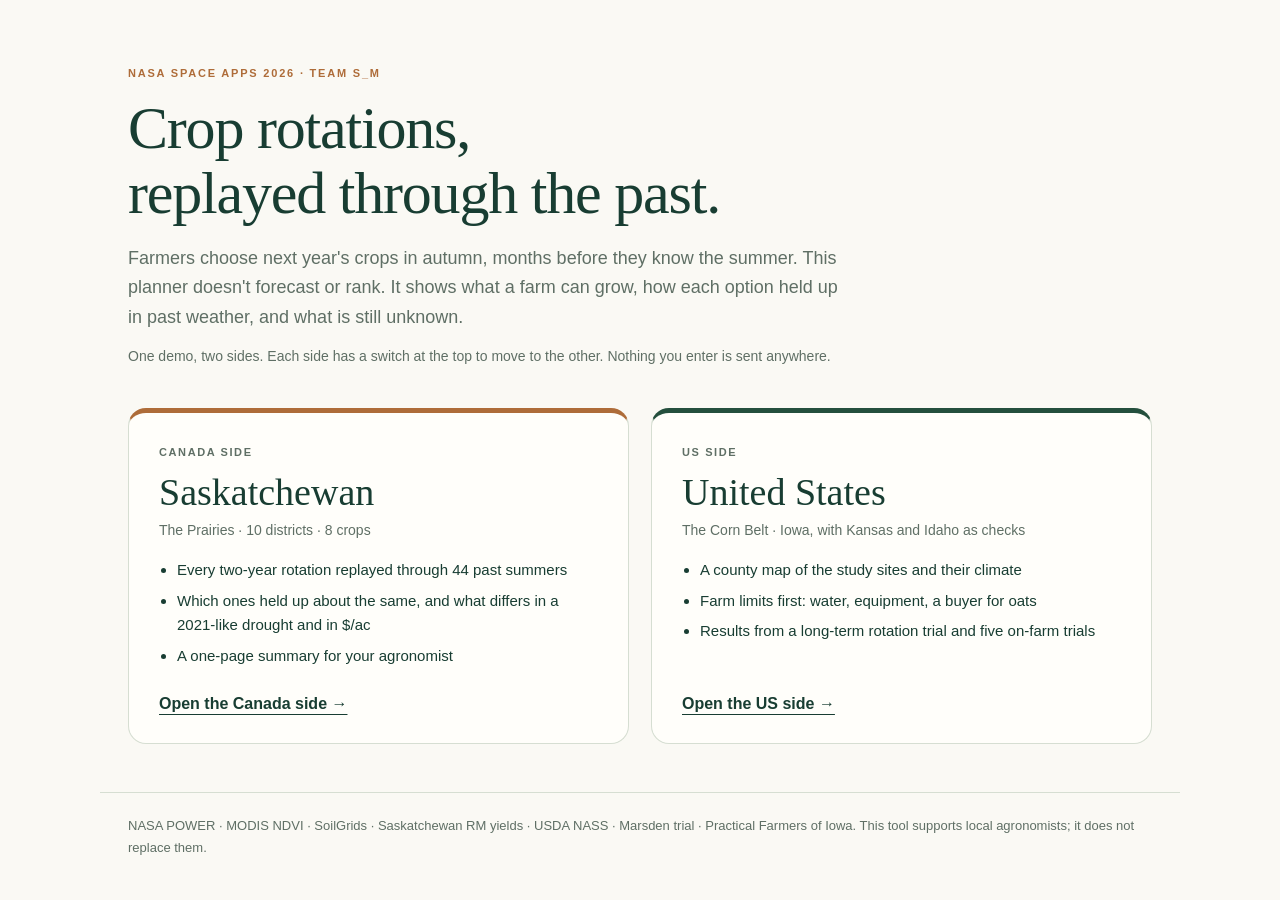
<file: index.html>
<!doctype html><html lang="en"><head><meta charset="utf-8"><meta name="viewport" content="width=device-width,initial-scale=1"><meta http-equiv="refresh" content="0;url=02_demo/"><title>Field Shift · Crop rotation planner</title></head><body><p><a href="02_demo/">Open the demo</a></p><script>location.replace('02_demo/');</script></body></html>
</file>
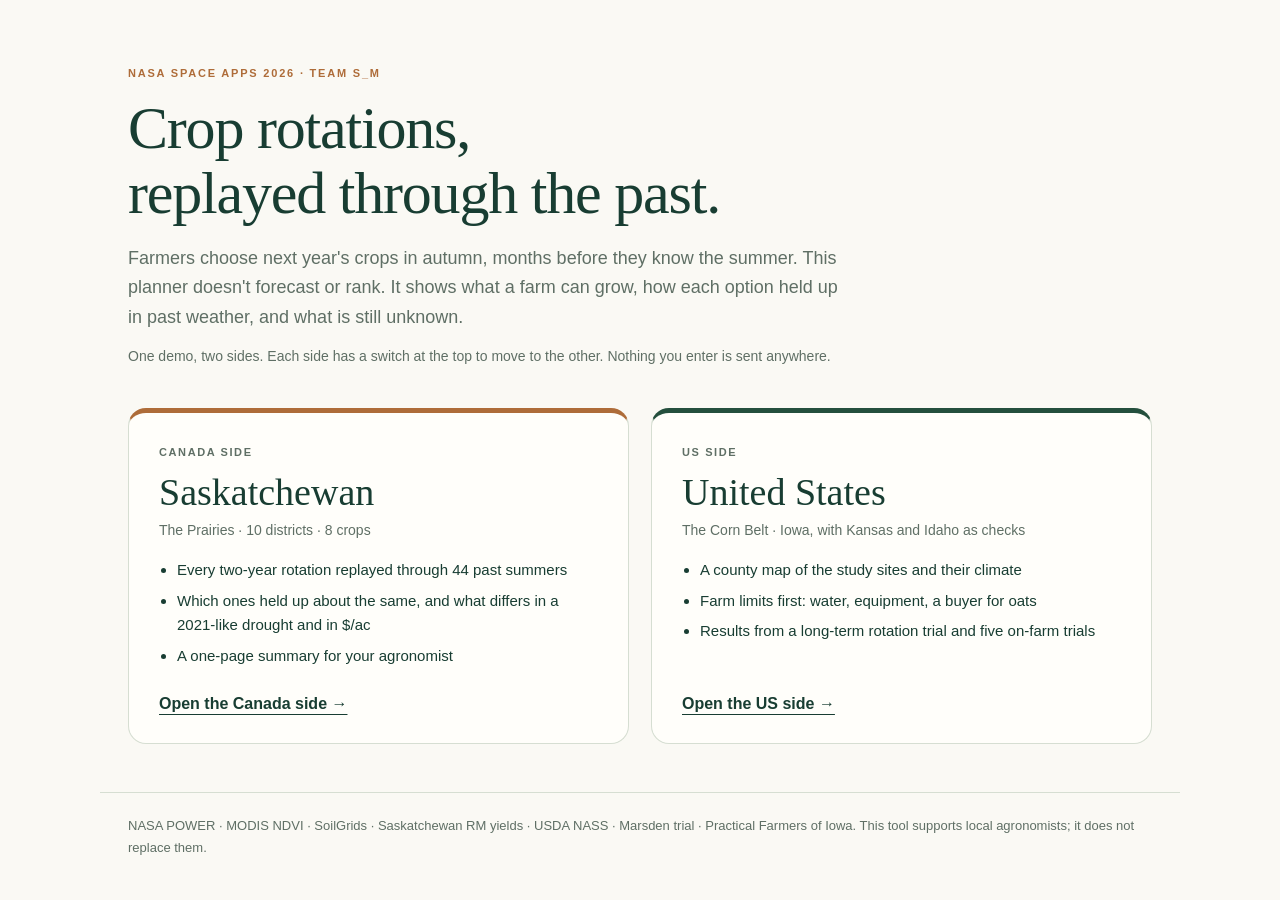
<file: 02_demo/index.html>
<!doctype html>
<html lang="en"><head><meta charset="utf-8"><meta name="viewport" content="width=device-width,initial-scale=1"><meta name="theme-color" content="#183d32">
<meta name="description" content="A crop rotation planner with a Canada side (Saskatchewan) and a US side (Iowa), built on NASA data. NASA Space Apps 2026, team s_m.">
<title>Field Shift · Crop rotation planner</title>
<style>
:root{--paper:#faf9f4;--white:#fffefa;--ink:#183d32;--muted:#5f6f65;--line:#d6ded2;--mint:#e8eee2;--orange:#ae6c39;--green:#244f3d}
*{box-sizing:border-box}html{background:var(--paper)}body{margin:0;background:var(--paper);color:var(--ink);font:16px/1.65 Inter,Arial,sans-serif}
main{max-width:1080px;margin:auto;padding:64px 28px 48px}
.eyebrow{font-size:11px;letter-spacing:1.8px;font-weight:700;color:var(--orange);margin:0 0 14px}
h1{font:clamp(38px,5vw,60px)/1.08 Georgia,serif;letter-spacing:-1.2px;margin:0 0 18px}
.lead{font-size:18px;color:var(--muted);max-width:720px;margin:0 0 12px}
.note{font-size:14px;color:var(--muted);max-width:720px;margin:0 0 40px}
.sides{display:grid;grid-template-columns:1fr 1fr;gap:22px}
.side{display:flex;flex-direction:column;text-decoration:none;color:inherit;background:var(--white);border:1px solid var(--line);border-radius:18px;padding:30px 30px 26px}
.side:hover{background:var(--mint)}.side:focus-visible{outline:3px solid var(--orange);outline-offset:4px}
.side small{font-size:11px;font-weight:700;letter-spacing:1.6px;color:var(--muted)}
.side h2{font:38px/1.15 Georgia,serif;margin:10px 0 4px}.side .region{font-size:14px;color:var(--muted);margin:0 0 16px}
.side ul{margin:0 0 22px;padding-left:18px;font-size:15px}.side li+li{margin-top:6px}
.side .go{margin-top:auto;font-weight:650;text-decoration:underline;text-underline-offset:5px}
.ca{border-top:5px solid var(--orange)}.us{border-top:5px solid var(--green)}
footer{max-width:1080px;margin:0 auto;padding:22px 28px 36px;border-top:1px solid var(--line);font-size:13px;color:var(--muted)}
@media(max-width:720px){main{padding:36px 16px 32px}.sides{grid-template-columns:1fr}.side{padding:24px 22px 22px}.side h2{font-size:30px}footer{padding:20px 16px 30px}}
</style></head>
<body><main>
<p class="eyebrow">NASA SPACE APPS 2026 · TEAM S_M</p>
<h1>Crop rotations,<br>replayed through the past.</h1>
<p class="lead">Farmers choose next year's crops in autumn, months before they know the summer. This planner doesn't forecast or rank. It shows what a farm can grow, how each option held up in past weather, and what is still unknown.</p>
<p class="note">One demo, two sides. Each side has a switch at the top to move to the other. Nothing you enter is sent anywhere.</p>
<div class="sides">
<a class="side ca" href="canada/index.html"><small>CANADA SIDE</small><h2>Saskatchewan</h2><p class="region">The Prairies · 10 districts · 8 crops</p>
<ul><li>Every two-year rotation replayed through 44 past summers</li><li>Which ones held up about the same, and what differs in a 2021-like drought and in $/ac</li><li>A one-page summary for your agronomist</li></ul><span class="go">Open the Canada side →</span></a>
<a class="side us" href="us/index.html"><small>US SIDE</small><h2>United States</h2><p class="region">The Corn Belt · Iowa, with Kansas and Idaho as checks</p>
<ul><li>A county map of the study sites and their climate</li><li>Farm limits first: water, equipment, a buyer for oats</li><li>Results from a long-term rotation trial and five on-farm trials</li></ul><span class="go">Open the US side →</span></a>
</div></main>
<footer>NASA POWER · MODIS NDVI · SoilGrids · Saskatchewan RM yields · USDA NASS · Marsden trial · Practical Farmers of Iowa. This tool supports local agronomists; it does not replace them.</footer>
</body></html>
</file>
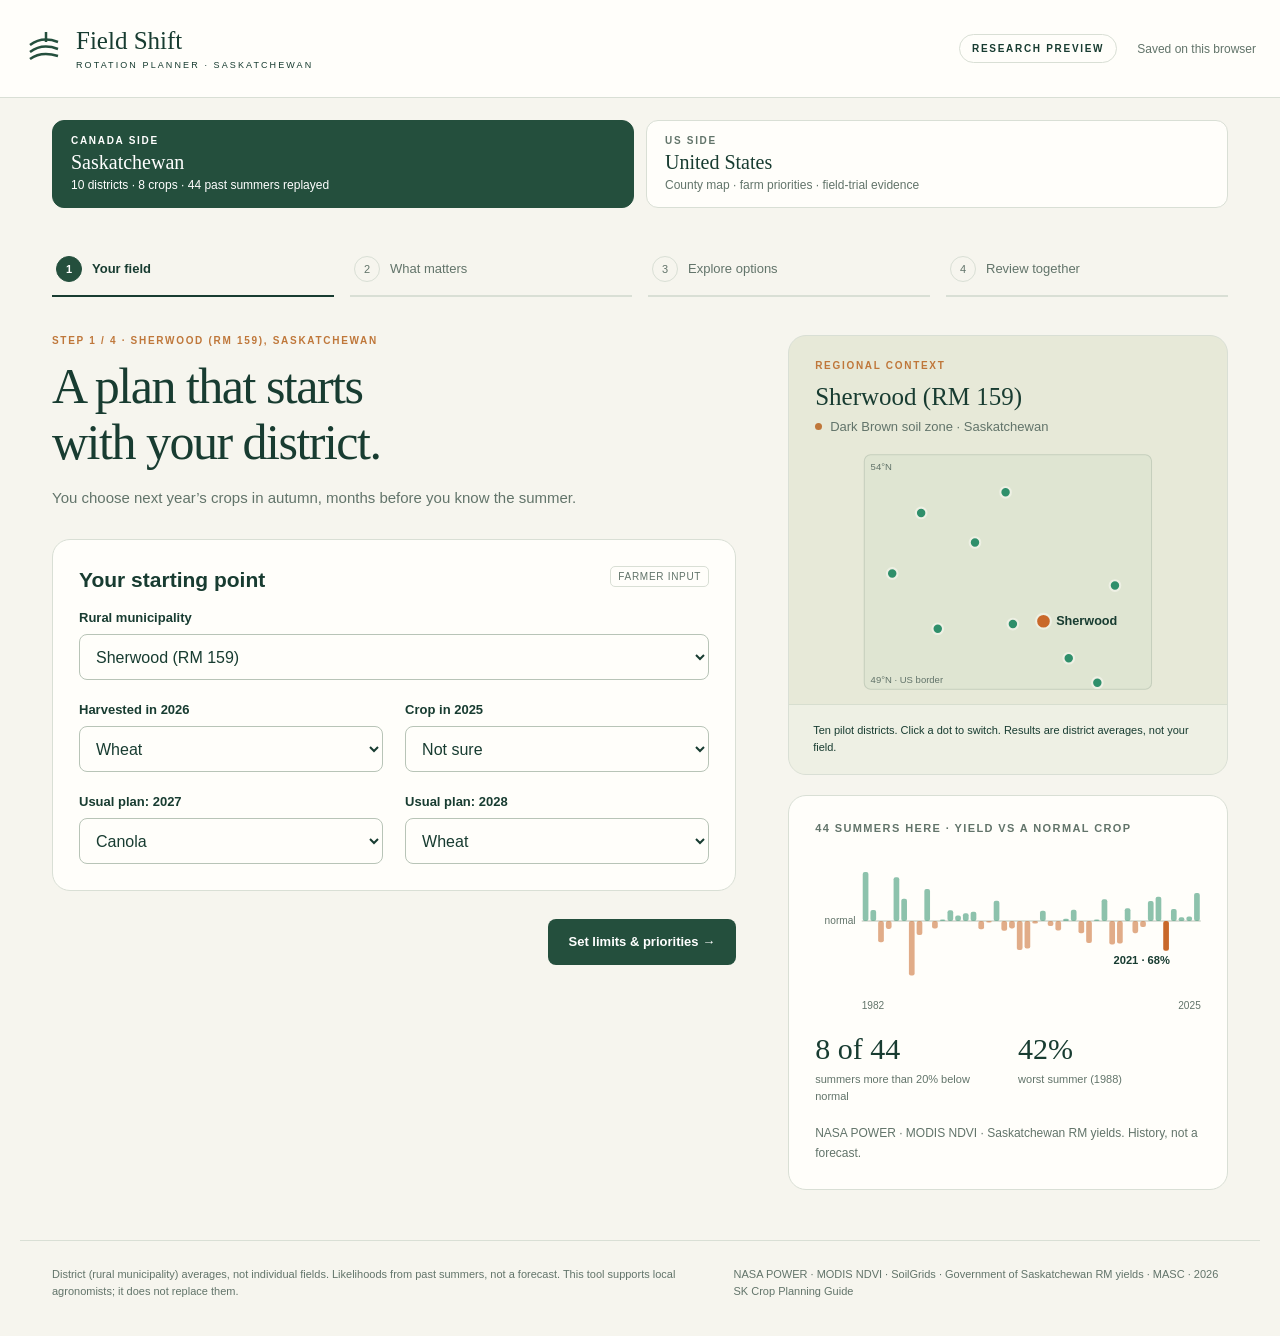
<file: 02_demo/canada/index.html>
<!doctype html>
<html lang="en"><head><meta charset="utf-8"><meta name="viewport" content="width=device-width,initial-scale=1"><meta name="theme-color" content="#173e32"><meta name="description" content="See how two-year crop rotations held up across 44 past summers in 10 Saskatchewan rural municipalities. Likelihoods from the past, not a forecast."><title>Field Shift · Rotation Planner · Saskatchewan</title><link rel="stylesheet" href="base.css"><link rel="stylesheet" href="canada.css"><script type="module" src="canada.mjs"></script></head>
<body><a href="#main" class="skip">Skip to planner</a><header class="header"><a class="brand" href="../index.html" aria-label="Field Shift home"><svg viewBox="0 0 40 40" aria-hidden="true"><path d="M6 30Q17 22 34 27M6 23Q18 14 34 20M6 16Q18 7 34 13"/><path d="M22 3v10"/></svg><span>Field Shift<small>ROTATION PLANNER · SASKATCHEWAN</small></span></a><div class="header-right"><span class="prototype">RESEARCH PREVIEW</span><span id="save-status" role="status"></span></div></header><nav class="region-switch" aria-label="Choose a side"><a href="index.html" aria-current="page"><span class="side">CANADA SIDE</span><span class="place">Saskatchewan</span><span class="what">10 districts · 8 crops · 44 past summers replayed</span></a><a href="../us/index.html"><span class="side">US SIDE</span><span class="place">United States</span><span class="what">County map · farm priorities · field-trial evidence</span></a></nav><div id="app"><main class="workspace"><p role="status">Loading 44 past summers…</p></main></div><footer><span>District (rural municipality) averages, not individual fields. Likelihoods from past summers, not a forecast. This tool supports local agronomists; it does not replace them.</span><span>NASA POWER · MODIS NDVI · SoilGrids · Government of Saskatchewan RM yields · MASC · 2026 SK Crop Planning Guide</span></footer></body></html>
</file>
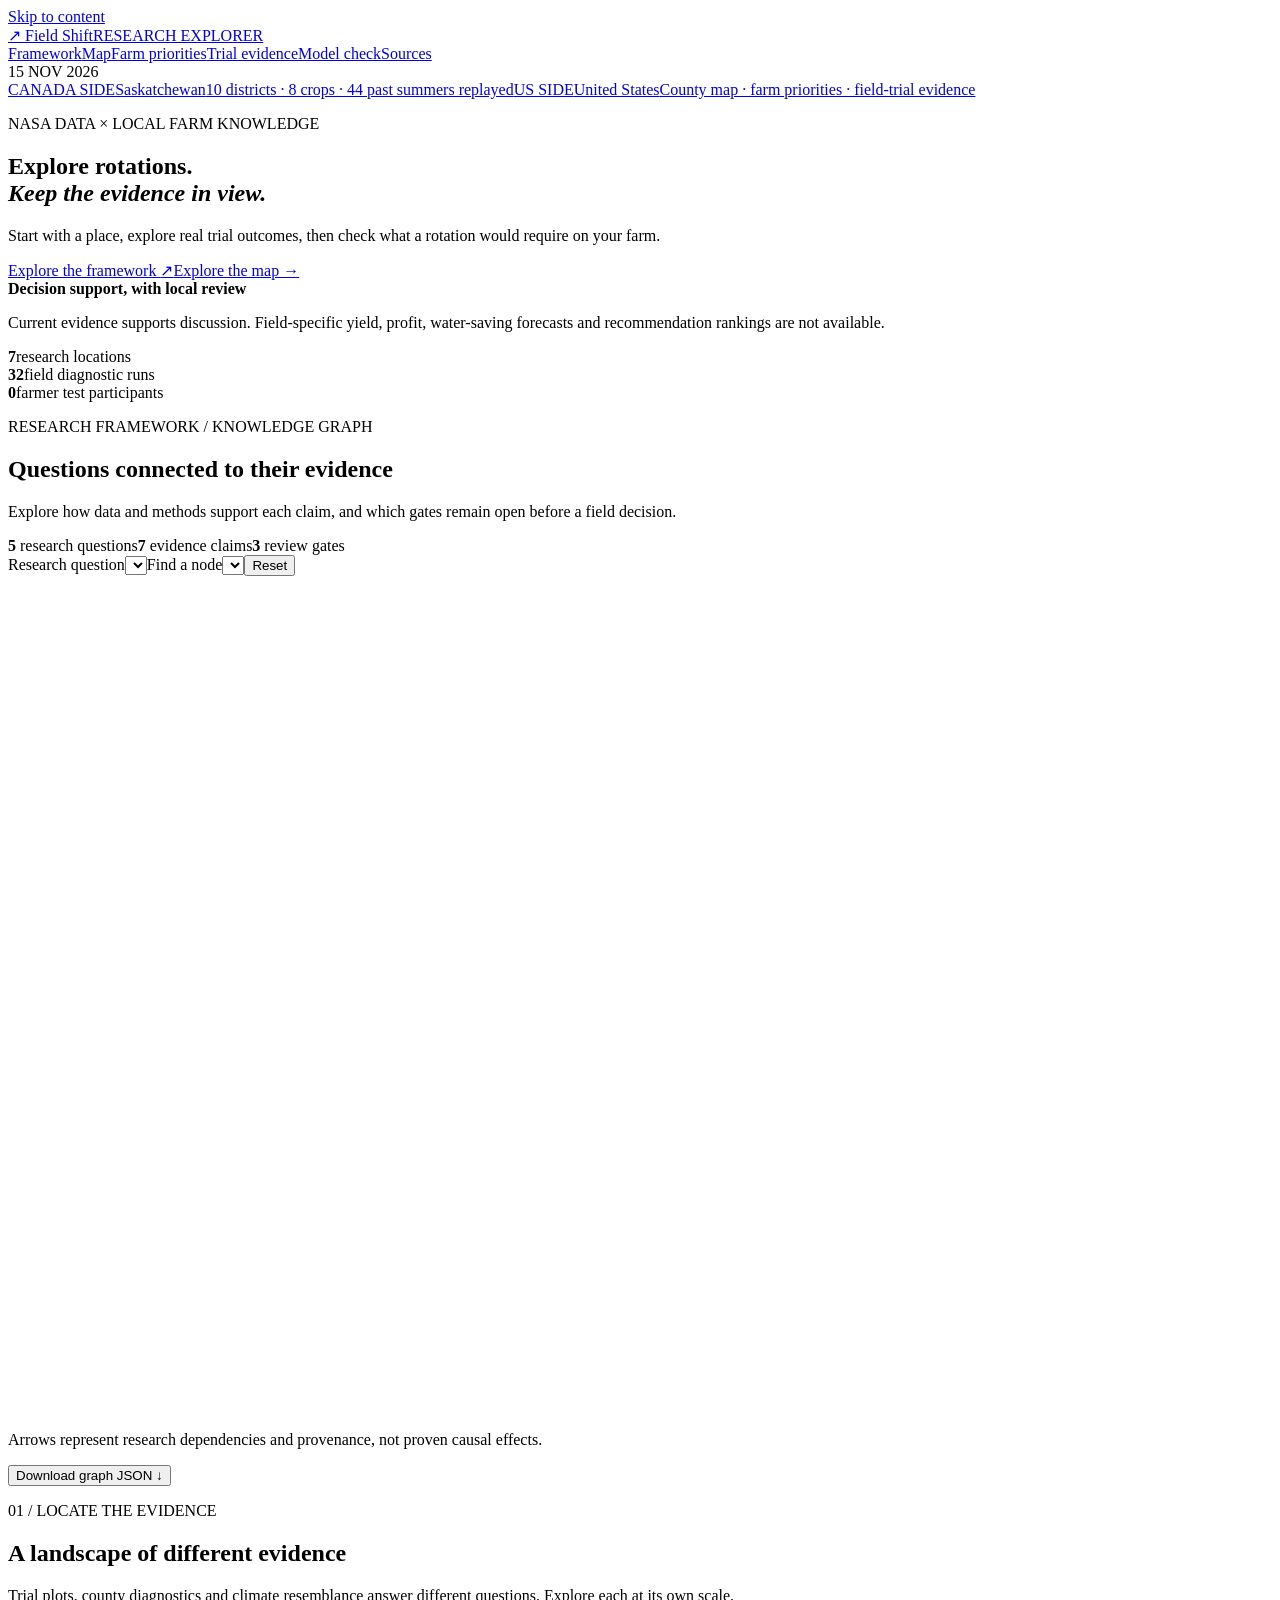
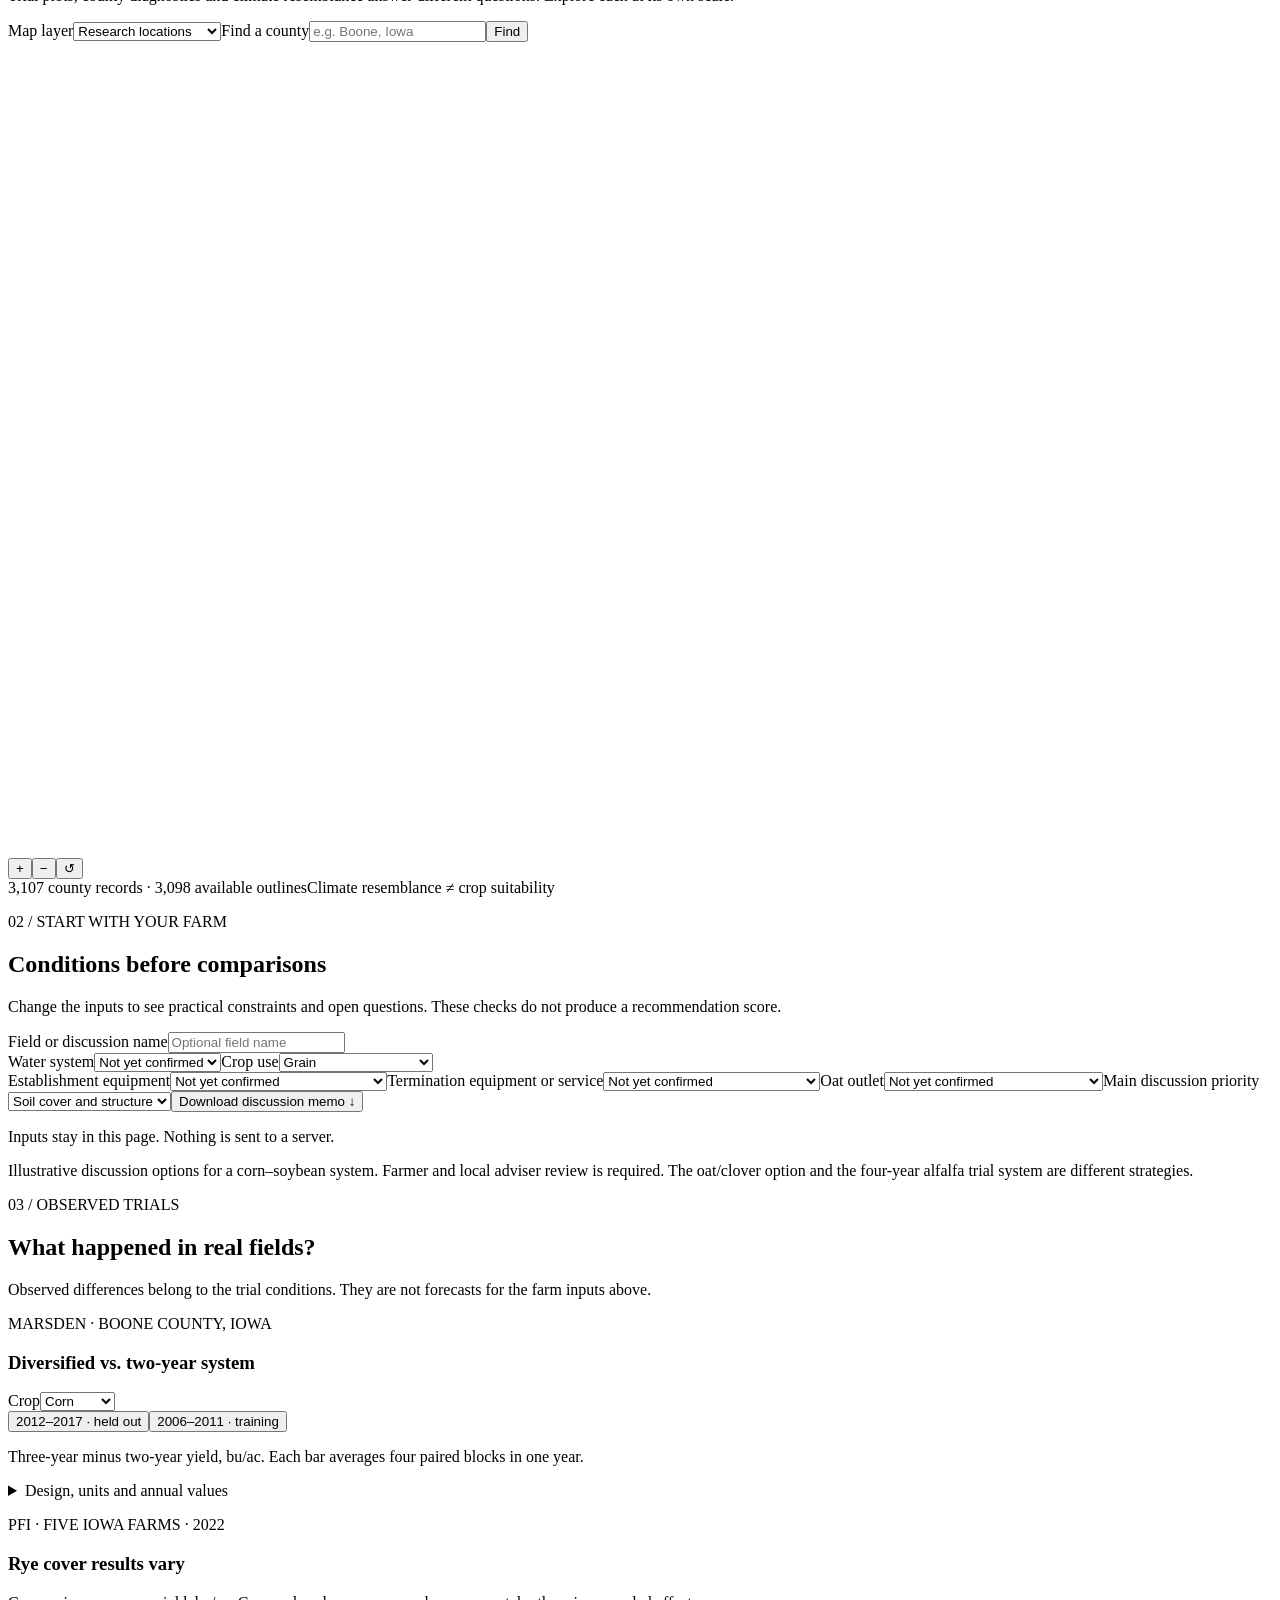
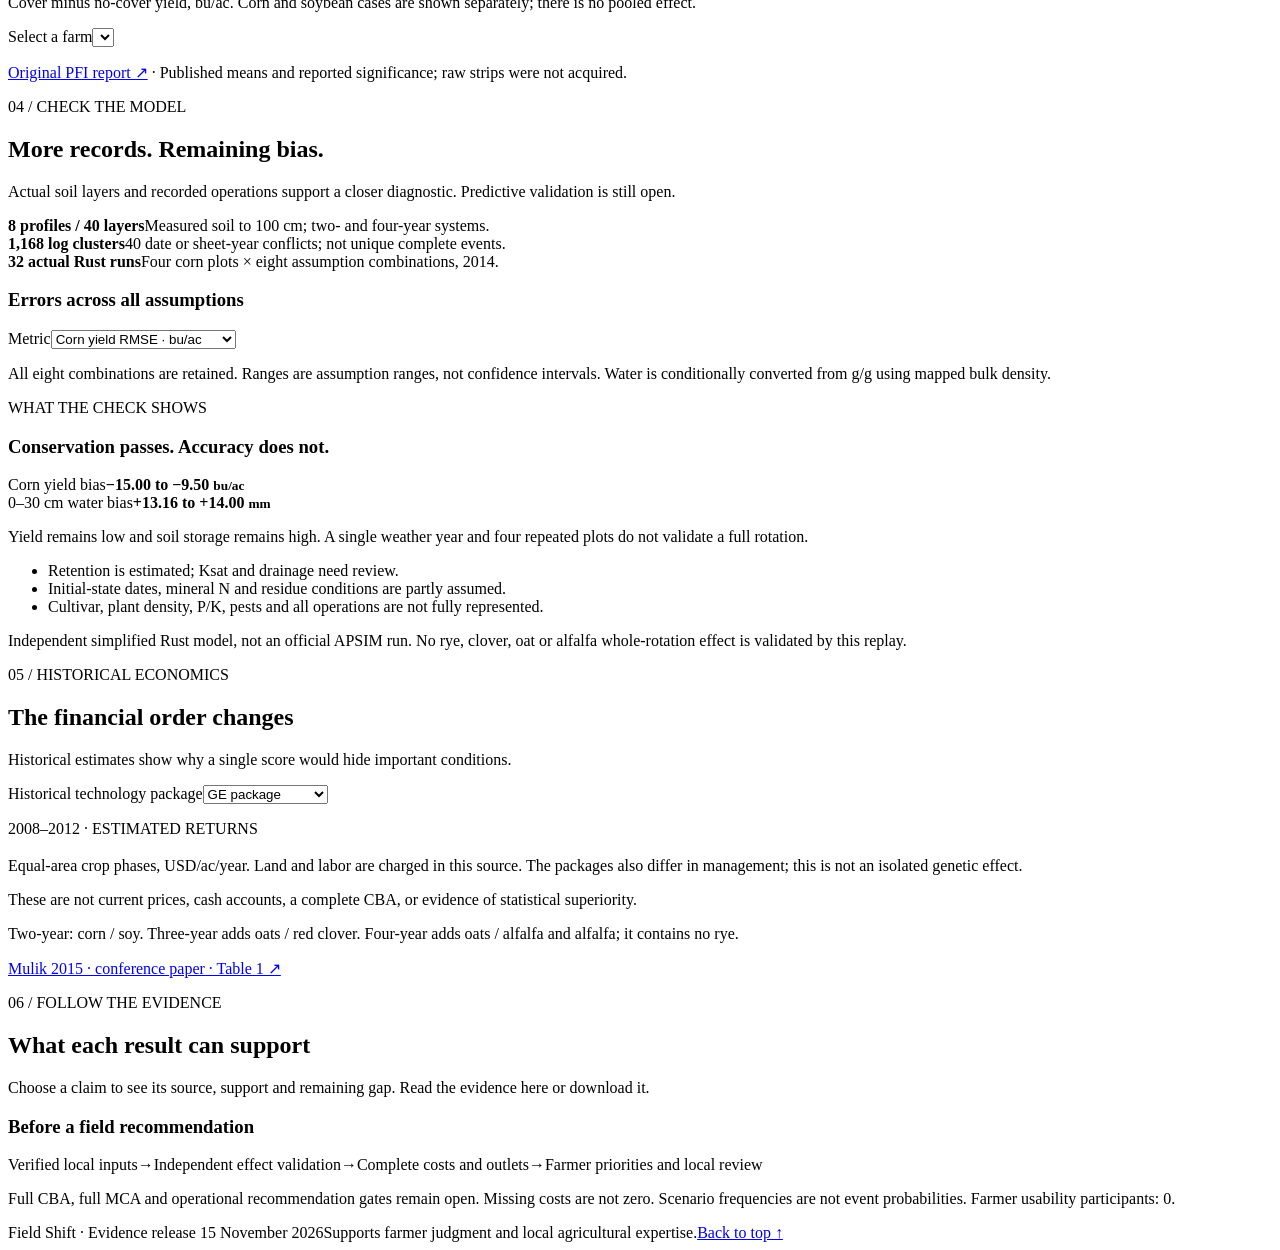
<file: 04_reproduce/demo/template.html>
<!doctype html><html lang="en"><head><meta charset="utf-8"><meta name="viewport" content="width=device-width,initial-scale=1"><meta name="description" content="Field Shift research explorer: real crop-rotation evidence, farmer constraints and transparent model diagnostics."><title>Field Shift · Research Explorer</title><style>/*STYLE*/</style></head><body>
<a class="skip" href="#main">Skip to content</a>
<header class="topbar"><a class="brand" href="#overview"><span class="brand-icon" aria-hidden="true">↗</span> Field Shift<span class="brand-sub">RESEARCH EXPLORER</span></a><nav aria-label="Explore"><a href="#framework">Framework</a><a href="#landscape">Map</a><a href="#planner">Farm priorities</a><a href="#trials">Trial evidence</a><a href="#model">Model check</a><a href="#methods">Sources</a></nav><span class="release">15 NOV 2026</span></header>
<nav class="side-switch" aria-label="Choose a side"><a href="../canada/index.html"><span class="ss-side">CANADA SIDE</span><span class="ss-place">Saskatchewan</span><span class="ss-what">10 districts · 8 crops · 44 past summers replayed</span></a><a href="#overview" aria-current="page"><span class="ss-side">US SIDE</span><span class="ss-place">United States</span><span class="ss-what">County map · farm priorities · field-trial evidence</span></a></nav>
<main id="main"><section class="hero" id="overview"><div><p class="eyebrow">NASA DATA × LOCAL FARM KNOWLEDGE</p><h1>Explore rotations.<br><em>Keep the evidence in view.</em></h1><p class="intro">Start with a place, explore real trial outcomes, then check what a rotation would require on your farm.</p><div class="hero-actions"><a class="button" href="#framework">Explore the framework <span>↗</span></a><a class="text-link" href="#landscape">Explore the map →</a></div></div><aside class="hero-note"><span class="status-dot"></span><strong>Decision support, with local review</strong><p>Current evidence supports discussion. Field-specific yield, profit, water-saving forecasts and recommendation rankings are not available.</p><div class="hero-facts"><div><b>7</b><span>research locations</span></div><div><b>32</b><span>field diagnostic runs</span></div><div><b>0</b><span>farmer test participants</span></div></div></aside></section>
<section id="framework" class="section kg-section"><div class="section-head"><div><p class="eyebrow">RESEARCH FRAMEWORK / KNOWLEDGE GRAPH</p><h2>Questions connected to their evidence</h2></div><p>Explore how data and methods support each claim, and which gates remain open before a field decision.</p></div><div class="kg-stats"><span><strong>5</strong> research questions</span><span><strong>7</strong> evidence claims</span><span><strong>3</strong> review gates</span></div><div class="kg-layout"><div class="kg-canvas-panel"><div class="kg-toolbar"><label>Research question<select id="kg-focus"></select></label><label>Find a node<select id="kg-node-picker"></select></label><button id="kg-reset">Reset</button></div><p id="kg-view-note" class="kg-view-note"></p><div class="kg-svg-wrap"><svg id="research-graph" viewBox="0 0 1080 700" role="group" aria-label="Research knowledge graph: questions, data, methods, evidence and review gates"></svg></div><div id="kg-legend" class="kg-legend"></div><div class="kg-footer"><p>Arrows represent research dependencies and provenance, not proven causal effects.</p><button id="kg-download" class="kg-download">Download graph JSON ↓</button></div></div><aside id="kg-detail" aria-live="polite"></aside></div></section>
<section id="landscape" class="section"><div class="section-head"><div><p class="eyebrow">01 / LOCATE THE EVIDENCE</p><h2>A landscape of different evidence</h2></div><p>Trial plots, county diagnostics and climate resemblance answer different questions. Explore each at its own scale.</p></div><div class="map-layout"><div class="map-panel"><div class="map-toolbar"><label>Map layer<select id="map-layer"><option value="sites">Research locations</option><option value="analog">Climate resemblance</option><option value="source">Climate data source</option></select></label><label class="search-label">Find a county<input id="county-search" list="county-list" placeholder="e.g. Boone, Iowa" autocomplete="off"><datalist id="county-list"></datalist></label><button class="small-button" id="find-county">Find</button></div><p id="search-message" class="small" role="status"></p><div class="map-wrap"><svg id="county-map" viewBox="0 0 960 605" role="img" aria-labelledby="map-title map-desc"><title id="map-title">Interactive map of the contiguous United States</title><desc id="map-desc">Choose a research location, search a county, or switch between climate resemblance and source layers. Use the adjacent county details for values.</desc><g id="map-counties"></g><g id="map-states" pointer-events="none"></g><g id="map-sites"></g></svg><div class="zoom" aria-label="Map zoom"><button id="zoom-in" aria-label="Zoom in">+</button><button id="zoom-out" aria-label="Zoom out">−</button><button id="zoom-reset" aria-label="Reset map">↺</button></div><div id="map-tooltip" class="map-tooltip" hidden></div></div><div id="map-legend" class="legend"></div><div class="map-foot"><span>3,107 county records · 3,098 available outlines</span><span>Climate resemblance ≠ crop suitability</span></div><div class="site-shortcuts" id="site-shortcuts" aria-label="Research locations"></div></div><aside class="county-panel" id="county-details" aria-live="polite"></aside></div></section>
<section id="planner" class="section"><div class="section-head"><div><p class="eyebrow">02 / START WITH YOUR FARM</p><h2>Conditions before comparisons</h2></div><p>Change the inputs to see practical constraints and open questions. These checks do not produce a recommendation score.</p></div><div class="planner-layout"><form id="farm-form" class="farm-form"><label>Field or discussion name<input id="field-name" maxlength="100" placeholder="Optional field name"></label><div class="form-pair"><label>Water system<select id="water"><option value="unknown">Not yet confirmed</option><option value="rainfed">Rainfed</option><option value="irrigated">Irrigated</option></select></label><label>Crop use<select id="crop-use"><option value="grain">Grain</option><option value="other">Silage, forage or other</option><option value="unknown">Not yet confirmed</option></select></label></div><label>Establishment equipment<select id="equipment"><option value="unknown">Not yet confirmed</option><option value="owned">Available on farm</option><option value="custom">Custom service — quote needed</option><option value="none">Unavailable</option></select></label><label>Termination equipment or service<select id="termination"><option value="unknown">Not yet confirmed</option><option value="owned">Available</option><option value="custom">Custom service — quote needed</option><option value="none">Unavailable</option></select></label><label>Oat outlet<select id="market"><option value="unknown">Not yet confirmed</option><option value="exploring">Exploring a buyer</option><option value="buyer">Buyer identified — terms to verify</option><option value="feed">On-farm feed — value to verify</option><option value="none">No outlet</option></select></label><label>Main discussion priority<select id="priority"><option value="soil">Soil cover and structure</option><option value="water">Water availability</option><option value="income">Market and income</option><option value="cost">Cost and workload</option></select></label><button type="button" class="button secondary" id="download-memo">Download discussion memo ↓</button><p class="small">Inputs stay in this page. Nothing is sent to a server.</p></form><div><div id="priority-note" class="priority-note" role="status"></div><div id="strategy-cards" class="strategy-cards"></div><p class="small top-gap">Illustrative discussion options for a corn–soybean system. Farmer and local adviser review is required. The oat/clover option and the four-year alfalfa trial system are different strategies.</p></div></div></section>
<section id="trials" class="section"><div class="section-head"><div><p class="eyebrow">03 / OBSERVED TRIALS</p><h2>What happened in real fields?</h2></div><p>Observed differences belong to the trial conditions. They are not forecasts for the farm inputs above.</p></div><div class="chart-grid"><article class="chart-panel"><div class="panel-top"><div><p class="chart-kicker">MARSDEN · BOONE COUNTY, IOWA</p><h3>Diversified vs. two-year system</h3></div><label class="compact-label">Crop<select id="trial-crop"><option value="corn">Corn</option><option value="soybean">Soybean</option></select></label></div><div class="segmented" aria-label="Trial period"><button data-period="held_out" aria-pressed="true">2012–2017 · held out</button><button data-period="training" aria-pressed="false">2006–2011 · training</button></div><div class="trial-stat" id="trial-stat"></div><div id="annual-chart" class="chart"></div><p class="chart-caption">Three-year minus two-year yield, bu/ac. Each bar averages four paired blocks in one year.</p><details><summary>Design, units and annual values</summary><p>Three-year: corn–soybean–oats/red clover. Two-year: corn–soybean. Fertilizer, manure and other management differ, so this is a whole-system contrast. Corn is standardized to 15.5% moisture; soybean to 13%. One site is not a cross-farm prediction interval.</p><div id="annual-table" class="table-wrap"></div><p><a href="https://doi.org/10.1371/journal.pone.0047149" target="_blank" rel="noopener">Davis et al. 2012 ↗</a> · <a href="https://github.com/vanichols/maRsden/tree/01476a18c01115f70f154cf7e94c1951205fbda1" target="_blank" rel="noopener">Pinned author records ↗</a></p></details></article><article class="chart-panel"><p class="chart-kicker">PFI · FIVE IOWA FARMS · 2022</p><h3>Rye cover results vary</h3><div id="pfi-chart" class="chart"></div><p class="chart-caption">Cover minus no-cover yield, bu/ac. Corn and soybean cases are shown separately; there is no pooled effect.</p><label>Select a farm<select id="pfi-farm"></select></label><div id="pfi-details" class="pfi-details"></div><p class="small"><a href="https://practicalfarmers.org/resources/research-reports/cover-crop-effect-on-soil-water/" target="_blank" rel="noopener">Original PFI report ↗</a> · Published means and reported significance; raw strips were not acquired.</p></article></div></section>
<section id="model" class="section"><div class="section-head"><div><p class="eyebrow">04 / CHECK THE MODEL</p><h2>More records. Remaining bias.</h2></div><p>Actual soil layers and recorded operations support a closer diagnostic. Predictive validation is still open.</p></div><div class="model-summary"><div><strong>8 profiles / 40 layers</strong><span>Measured soil to 100 cm; two- and four-year systems.</span></div><div><strong>1,168 log clusters</strong><span>40 date or sheet-year conflicts; not unique complete events.</span></div><div><strong>32 actual Rust runs</strong><span>Four corn plots × eight assumption combinations, 2014.</span></div></div><div class="chart-grid"><article class="chart-panel"><div class="panel-top"><h3>Errors across all assumptions</h3><label class="compact-label">Metric<select id="model-metric"><option value="yield">Corn yield RMSE · bu/ac</option><option value="water">0–30 cm water RMSE · mm</option></select></label></div><div id="model-chart" class="chart"></div><p id="model-caption" class="chart-caption"></p><p class="small">All eight combinations are retained. Ranges are assumption ranges, not confidence intervals. Water is conditionally converted from g/g using mapped bulk density.</p></article><article class="chart-panel"><p class="chart-kicker">WHAT THE CHECK SHOWS</p><h3>Conservation passes. Accuracy does not.</h3><div class="diagnostic-values"><div><span>Corn yield bias</span><strong>−15.00 to −9.50 <small>bu/ac</small></strong></div><div><span>0–30 cm water bias</span><strong>+13.16 to +14.00 <small>mm</small></strong></div></div><p>Yield remains low and soil storage remains high. A single weather year and four repeated plots do not validate a full rotation.</p><ul class="plain-list"><li>Retention is estimated; Ksat and drainage need review.</li><li>Initial-state dates, mineral N and residue conditions are partly assumed.</li><li>Cultivar, plant density, P/K, pests and all operations are not fully represented.</li></ul><p class="small">Independent simplified Rust model, not an official APSIM run. No rye, clover, oat or alfalfa whole-rotation effect is validated by this replay.</p></article></div></section>
<section id="economics" class="section"><div class="section-head"><div><p class="eyebrow">05 / HISTORICAL ECONOMICS</p><h2>The financial order changes</h2></div><p>Historical estimates show why a single score would hide important conditions.</p></div><article class="chart-panel finance-panel"><div><label class="compact-label">Historical technology package<select id="technology"><option value="GE">GE package</option><option value="Non-GE">Non-GE package</option></select></label><div id="finance-chart" class="chart"></div></div><div><p class="chart-kicker">2008–2012 · ESTIMATED RETURNS</p><h3 id="finance-order"></h3><p>Equal-area crop phases, USD/ac/year. Land and labor are charged in this source. The packages also differ in management; this is not an isolated genetic effect.</p><p>These are not current prices, cash accounts, a complete CBA, or evidence of statistical superiority.</p><p class="small">Two-year: corn / soy. Three-year adds oats / red clover. Four-year adds oats / alfalfa and alfalfa; it contains no rye.</p><a class="text-link" href="https://ageconsearch.umn.edu/record/205805" target="_blank" rel="noopener">Mulik 2015 · conference paper · Table 1 ↗</a></div></article></section>
<section id="methods" class="section"><div class="section-head"><div><p class="eyebrow">06 / FOLLOW THE EVIDENCE</p><h2>What each result can support</h2></div><p>Choose a claim to see its source, support and remaining gap. Read the evidence here or download it.</p></div><div class="methods-layout"><div id="evidence-menu" role="group" aria-label="Evidence claims"></div><article class="chart-panel" id="evidence-detail" aria-live="polite"></article></div><div class="gates-panel"><h3>Before a field recommendation</h3><div class="gate-flow"><span>Verified local inputs</span><b>→</b><span>Independent effect validation</span><b>→</b><span>Complete costs and outlets</span><b>→</b><span>Farmer priorities and local review</span></div><p class="small">Full CBA, full MCA and operational recommendation gates remain open. Missing costs are not zero. Scenario frequencies are not event probabilities. Farmer usability participants: 0.</p></div></section>
</main><footer><span>Field Shift · Evidence release 15 November 2026</span><span>Supports farmer judgment and local agricultural expertise.</span><a href="#overview">Back to top ↑</a></footer><script id="research-data" type="application/json">/*DATA*/</script><script>/*SCRIPT*/</script></body></html>
</file>
<file: 02_demo/canada/base.css>
/* Base styles of the Canada page. Adapted from the first Field Shift planner stylesheet by y_m (team s_m). */
:root{--ink:#183c31;--muted:#62746a;--line:#d9dfd5;--paper:#f6f5ee;--white:#fffefa;--green:#244f3d;--soft:#e9eee4;--ochre:#bf773a;--amber:#f6ead3;--red:#8c4234;--radius:18px;font-family:Arial,Helvetica,sans-serif;color:var(--ink);background:var(--paper);font-synthesis:none}
*{box-sizing:border-box}body{margin:0}button,input,select,textarea{font:inherit}button,a,input,select,textarea{touch-action:manipulation}button{cursor:pointer}button:disabled{cursor:default;opacity:.45}a{color:inherit;text-underline-offset:3px}button:focus-visible,a:focus-visible,input:focus-visible,select:focus-visible,textarea:focus-visible,summary:focus-visible{outline:3px solid #ad632a;outline-offset:4px}button{border:0}h1,h2,h3,p{margin-top:0}h1{font-family:Georgia,'Times New Roman',serif;font-weight:400;font-size:clamp(34px,4vw,50px);letter-spacing:-1.5px;line-height:1.12;margin-bottom:16px}h2{font-size:21px;line-height:1.3}h3{font-size:17px}p{line-height:1.65}small{line-height:1.5}.header{height:98px;border-bottom:1px solid var(--line);display:flex;align-items:center;justify-content:space-between;padding:0 max(24px,calc((100vw - 1320px)/2));background:var(--white);gap:16px}.brand{display:flex;gap:12px;align-items:center;text-decoration:none;font-family:Georgia,serif;font-size:25px;white-space:nowrap}.brand svg{width:40px;fill:none;stroke:var(--green);stroke-width:2.5}.brand small{display:block;font:9px Arial,sans-serif;letter-spacing:2.1px;margin-top:5px}.header-right{display:flex;gap:20px;align-items:center;font-size:12px}.prototype,.eyebrow{font-size:10px;font-weight:700;letter-spacing:1.7px}.prototype{border:1px solid var(--line);border-radius:20px;padding:8px 12px}.text-button{padding:8px 4px;background:transparent;color:var(--green);text-decoration:underline;text-underline-offset:4px}#save-status{color:var(--muted);max-width:185px}.workspace{max-width:1240px;margin:auto;padding:35px 32px 50px}.steps{display:flex;list-style:none;padding:0;margin:0 0 38px;gap:16px}.steps li{flex:1}.step{width:100%;background:transparent;text-align:left;display:flex;align-items:center;gap:10px;color:var(--muted);padding:13px 4px;border-bottom:2px solid var(--line);font-size:13px}.step .number{border:1px solid var(--line);border-radius:50%;width:26px;height:26px;display:inline-flex;align-items:center;justify-content:center;font-size:11px;flex-shrink:0}.step.current{color:var(--ink);border-color:var(--ink);font-weight:700}.step.current .number{background:var(--green);color:white;border-color:var(--green)}.layout{display:grid;grid-template-columns:minmax(0,1.4fr) minmax(290px,.9fr);gap:52px}.intro{max-width:670px;margin-bottom:28px}.eyebrow{color:var(--ochre);margin-bottom:12px}.lead{color:var(--muted);font-size:15px;max-width:620px}.panel{border:1px solid var(--line);border-radius:var(--radius);background:var(--white);padding:26px}.panel+.panel{margin-top:20px}.panel-title{display:flex;justify-content:space-between;gap:12px;align-items:start}.label-tag{display:inline-block;font-size:10px;letter-spacing:.7px;color:var(--muted);border:1px solid var(--line);border-radius:5px;padding:4px 7px;font-weight:400}.form-grid{display:grid;grid-template-columns:1fr 1fr;gap:22px}.full{grid-column:1/-1}label,.field-label{display:block;font-size:13px;font-weight:700;margin-bottom:9px}.optional{font-size:11px;font-weight:400;color:var(--muted);margin-left:5px}input,select,textarea{width:100%;background:#fffefa;color:var(--ink);border:1px solid #b8c4b7;border-radius:8px;padding:12px;min-height:46px}textarea{resize:vertical;min-height:125px;line-height:1.6}.input-pair{display:flex;gap:8px}.input-pair input{min-width:0}.input-pair select{width:100px;flex-shrink:0}.hint{font-size:12px;color:var(--muted);line-height:1.6;margin:7px 0 0}.callout{border-left:3px solid #a9ba96;padding:13px 16px;background:var(--soft);font-size:13px;line-height:1.6;border-radius:0 8px 8px 0}.callout p:last-child{margin-bottom:0}.location{font-size:13px;color:var(--muted);display:flex;gap:8px;align-items:center}.dot{width:7px;height:7px;background:var(--ochre);border-radius:50%;display:inline-block}.map-card{overflow:hidden;padding:0;background:#e7e9d8}.map-top{padding:24px 26px 0}.map-top h2{font:25px Georgia,serif;margin-bottom:8px}.map-image{display:block;width:100%;max-height:310px;padding:15px 38px;object-fit:contain}.map-caption{padding:17px 24px;background:#eef0e4;border-top:1px solid #d7decf;font-size:11px;line-height:1.6}.legend{display:flex;flex-wrap:wrap;gap:13px;margin:4px 0 12px}.legend i{display:inline-block;width:9px;height:9px;border-radius:2px;margin-right:5px}.context-data{display:grid;grid-template-columns:1fr 1fr;gap:20px}.stat-number{font:30px Georgia,serif;margin-bottom:5px}.stat-label{font-size:11px;color:var(--muted);line-height:1.5}.source-link{font-size:11px}.actions{display:flex;justify-content:space-between;gap:12px;align-items:center;margin-top:28px}.button{display:inline-flex;justify-content:center;align-items:center;gap:10px;padding:14px 21px;min-height:46px;border-radius:8px;text-decoration:none;font-size:13px;font-weight:700;line-height:1.3}.primary{background:var(--green);color:white}.secondary{background:transparent;border:1px solid #aab8a8;color:var(--ink)}.primary:hover{background:#133b29}.secondary:hover{background:var(--soft)}.button.compact{padding:9px 13px;min-height:40px}.error{color:var(--red);background:#f8eae5;border-radius:6px;padding:11px;font-size:13px}.subhead{font-size:11px;letter-spacing:1.4px;font-weight:700;color:var(--muted);margin-bottom:16px}.priority-list{display:grid;gap:10px}.priority-row{border:1px solid var(--line);border-radius:8px;padding:12px;display:flex;gap:12px;align-items:center}.priority-row .rank{font:20px Georgia,serif;width:20px;color:var(--ochre)}.priority-row .priority-name{flex:1;font-size:13px}.icon-button{width:34px;height:34px;border:1px solid var(--line);background:var(--white);border-radius:6px;color:var(--ink);font-size:17px}.help-list{padding-left:18px;color:var(--muted);font-size:13px;line-height:1.75}.help-list li+li{margin-top:8px}.compare-heading{display:flex;gap:20px;justify-content:space-between;align-items:end}.focus-strip{border-radius:10px;background:var(--soft);padding:15px 20px;font-size:13px;line-height:1.6;margin:22px 0}.strategy-grid{display:grid;grid-template-columns:repeat(3,minmax(0,1fr));gap:18px}.strategy{padding:23px;display:flex;flex-direction:column;border-top:4px solid var(--green)}.strategy.s1{border-top-color:var(--ochre)}.strategy.s2{border-top-color:#7c8755}.strategy .id{font-size:10px;letter-spacing:1.5px;color:var(--muted);margin-bottom:12px}.strategy h2{font:26px/1.15 Georgia,serif;min-height:60px;margin-bottom:12px}.status{display:inline-flex;align-self:start;font-size:11px;border-radius:5px;background:var(--amber);color:#775425;padding:7px 9px;margin-bottom:15px;line-height:1.4}.status.blocked{background:#f6e5df;color:var(--red)}.timeline{display:grid;grid-template-columns:repeat(6,1fr);gap:4px;margin:10px 0 10px}.season{display:flex;flex-direction:column;align-items:center;min-height:55px;font-size:10px;background:#e9e9d8;border-radius:5px;padding:8px 1px;line-height:1.5}.season.soy{background:#e3eadc}.season.oats{background:#eee3cf}.season b{font-size:10px;font-weight:400;color:var(--muted)}.under-crop{font-size:11px;color:var(--muted);min-height:38px;line-height:1.5}.metric{padding:12px 0;border-top:1px solid var(--line)}.metric-label{font-size:11px;color:var(--muted);margin-bottom:5px}.metric-value{font-size:13px;line-height:1.55}.metric-value strong{font-weight:600}.metric p{margin:0}.reasons{font-size:12px;line-height:1.6;margin:8px 0 15px;padding-left:16px;color:var(--muted)}details{border-top:1px solid var(--line);padding-top:14px;margin-top:12px}summary{cursor:pointer;font-size:12px;font-weight:700;line-height:1.5}details p,details li{font-size:12px;line-height:1.65}details ul{padding-left:16px}.pick{margin-top:auto;padding-top:20px}.check-label{display:flex;align-items:start;gap:10px;font-size:12px;font-weight:400;line-height:1.55}.check-label input{width:18px;height:18px;min-height:18px;flex-shrink:0;margin:1px 0}.source-panel{margin-top:25px}.source-panel details{border:0;padding:0;margin:0}.source-panel li{margin-bottom:9px}.review-layout{display:grid;grid-template-columns:1fr 340px;gap:24px}.summary-line{display:flex;justify-content:space-between;gap:20px;font-size:13px;padding:12px 0;border-bottom:1px solid var(--line);line-height:1.5}.summary-line span:first-child{color:var(--muted)}.summary-line strong{text-align:right;overflow-wrap:anywhere}.review-card{margin-top:22px}.review-card h3{margin-bottom:8px}.checklist{display:grid;gap:15px}.checklist label{margin:0}.download-stack{display:grid;gap:12px}.mini-list{font-size:12px;line-height:1.7;padding-left:18px}.file-input{position:absolute;width:1px;height:1px;overflow:hidden;clip:rect(0,0,0,0)}.save-tools{display:flex;flex-wrap:wrap;align-items:center;gap:18px;margin-top:24px;font-size:12px}.save-tools label{margin:0;cursor:pointer;font-weight:400;text-decoration:underline;text-underline-offset:4px;padding:8px 0}.disclaimer{font-size:12px;line-height:1.65;color:var(--muted);margin-top:25px}.print-only{display:none}footer{max-width:1240px;margin:0 auto;padding:25px 32px 35px;border-top:1px solid var(--line);display:flex;justify-content:space-between;gap:20px;font-size:11px;line-height:1.6;color:var(--muted)}.sr-only,.skip{position:absolute;left:-10000px;width:1px;height:1px;overflow:hidden}.skip:focus{position:fixed;top:10px;left:10px;width:auto;height:auto;padding:15px;background:white;z-index:10}.no-margin{margin:0}.top-gap{margin-top:20px}.support-link{font-size:12px}.upload-message{font-size:12px;color:var(--red)}
@media(max-width:1000px){.layout{gap:25px;grid-template-columns:minmax(0,1.3fr) minmax(270px,1fr)}.strategy-grid{gap:12px}.strategy{padding:17px}.strategy h2{font-size:23px}.review-layout{grid-template-columns:1fr 285px}.header{padding:0 25px}}
@media(max-width:760px){.header{height:82px;padding:0 20px}.brand{font-size:23px}.brand svg{width:30px}.prototype{display:none}.header-right{gap:12px}#save-status{font-size:10px;max-width:100px}.workspace{padding:20px 18px 35px}.steps{gap:7px;margin-bottom:28px}.step{font-size:10px;display:block;padding:8px 0;line-height:1.5}.step .number{display:flex;margin-bottom:8px;width:24px;height:24px}.layout,.review-layout{grid-template-columns:1fr;gap:25px}.panel{padding:21px}.form-grid{gap:18px}.strategy-grid{grid-template-columns:1fr}.strategy h2{min-height:0}.strategy{padding:23px}.under-crop{min-height:0}.compare-heading{display:block}.compare-heading .button{margin-bottom:5px}.actions{align-items:stretch}.actions .button{max-width:75%}.map-image{max-height:240px;padding:14px 50px}.context-data{gap:12px}footer{padding:24px 20px;display:block}footer span+span{display:block;margin-top:12px}.strategy-grid .panel+.panel{margin-top:0}.strategy-grid .panel{margin-top:0}}
@media(max-width:390px){.form-grid{grid-template-columns:1fr}.full{grid-column:auto}.brand small{font-size:8px}.brand{font-size:21px}.header-right{gap:7px}.button{padding:13px 15px}}
@media print{body{background:white;font-size:10pt;color:#172e22}.header,.steps,.no-print,footer,.save-tools,.actions{display:none!important}.workspace{padding:0;max-width:none}.print-only{display:block}.review-layout{display:block}.panel{border:0;padding:0;margin:0 0 18px;background:white}.review-layout>aside{display:none}h1{font-size:25pt}h2{font-size:15pt}.summary-line{padding:5px 0}.review-card{break-inside:avoid;margin-top:14px}.callout{background:transparent;border:1px solid #aaa;padding:9px}.checklist{gap:8px}.check-label{font-size:9pt}.check-label input{appearance:none;border:1px solid #666;border-radius:0;width:11px;height:11px;min-height:11px;padding:0}.check-label input:checked:after{content:'✓';position:relative;top:-3px}textarea{display:none}.print-notes{white-space:pre-wrap;line-height:1.6}.disclaimer{font-size:9pt}.metric{padding:5px 0}}

@media(max-width:760px){.hint,.check-label,.reasons,details p,details li{font-size:13px}.metric-value{font-size:14px}.button{font-size:14px}.status{font-size:12px}}
@page{size:A4;margin:12mm}
@media print{h2,h3{break-after:avoid}.summary-line strong{max-width:72%}.summary-line{break-inside:avoid}}

.evidence-nav{font-size:12px;font-weight:700;white-space:nowrap}@media(max-width:760px){.header-right #save-status{display:none}.header-right{gap:14px}.evidence-nav{font-size:11px}}
</file>
<file: 02_demo/canada/canada.css>
/* Saskatchewan page: only what base.css does not already provide */
.chips{display:flex;flex-wrap:wrap;gap:8px}
.chips label{display:inline-flex;align-items:center;gap:7px;margin:0;font-size:12px;font-weight:400;border:1px solid var(--line);border-radius:20px;padding:7px 12px;cursor:pointer;background:var(--white)}
.chips input{width:15px;height:15px;min-height:15px;padding:0;margin:0}
.chips label:has(input:checked){background:var(--soft);border-color:#a9ba96}
.verdict{font-size:15px;line-height:1.7}
.strategy-grid.two{grid-template-columns:repeat(2,minmax(0,1fr))}
.strategy h2{min-height:0}
.big{font:26px Georgia,serif;display:block;margin-bottom:2px}
.pair{display:grid;grid-template-columns:1fr 1fr;gap:14px}
.table-wrap{overflow-x:auto}
table.data{border-collapse:collapse;width:100%;font-size:12px}
table.data th,table.data td{text-align:right;padding:8px 10px;border-bottom:1px solid var(--line);white-space:nowrap}
table.data th:first-child,table.data td:first-child,table.data td.l,table.data th.l{text-align:left}
table.data th{font-size:10px;letter-spacing:.6px;color:var(--muted);font-weight:700}
table.data tr.tied td:first-child{font-weight:700}
table.data tr.blocked td{color:var(--muted)}
table.data td.wrap{white-space:normal;min-width:220px;line-height:1.5}
.tag{display:inline-block;font-size:10px;border-radius:4px;padding:2px 6px;margin-left:6px;background:var(--soft);color:var(--ink);font-weight:400}
.tag.warn{background:var(--amber);color:#775425}
.tag.stop{background:#f6e5df;color:var(--red)}
.season.cereal{background:#eee3cf}.season.oilseed{background:#f1ebc4}.season.pulse{background:#e3eadc}
.timeline.four{grid-template-columns:repeat(4,1fr)}
@media(max-width:760px){.strategy-grid.two{grid-template-columns:1fr}}
@media print{.table-wrap{overflow:visible}table.data{font-size:8pt}}
.strategy-grid .panel+.panel{margin-top:0}

/* graphics: average = green, 2021-like drought = ochre (pair checked with the dataviz palette validator) */
:root{--avg:#2f8f6b;--dry:#c9682a;--ctx:#c3cdc2}
.map{display:block;width:100%;max-height:270px;padding:6px 20px 0}
.map .land{fill:#dfe5d2;stroke:#c6cfbd}
.map .pin{cursor:pointer}.map .hit{fill:transparent}
.map .dot{fill:var(--avg);stroke:#eef0e4;stroke-width:2}
.map .pin.on .dot{fill:var(--dry)}
.map-note{font-size:9px;fill:var(--muted)}.map-label{font-size:12px;font-weight:700;fill:var(--ink)}
.chart{display:block;width:100%;height:auto;overflow:visible}
.chart .axis{stroke:#b8c4b7;stroke-width:1}.chart .grid{stroke:#e6eae2;stroke-width:1}
.chart .tick{font-size:10px;fill:var(--muted)}.chart .axis-title{font-size:10px;fill:var(--muted);letter-spacing:.4px}
.chart .good{fill:var(--avg)}.chart .bad{fill:var(--dry)}
.chart rect{opacity:.55}.chart rect.mark,.chart rect:hover{opacity:1}
.chart .callout-label{font-size:11px;font-weight:700;fill:var(--ink)}
.scatter circle{stroke:var(--white);stroke-width:2}
.scatter .tied{fill:var(--avg)}.scatter .other{fill:var(--ctx)}
.scatter .named{stroke:var(--ink);stroke-width:2}
.scatter .pt-label{font-size:12px;font-weight:700;fill:var(--ink);paint-order:stroke;stroke:var(--white);stroke-width:4px;stroke-linejoin:round}
.chart-legend{margin:10px 0 0;font-size:12px;color:var(--muted)}
.chart-legend .k{width:10px;height:10px;border-radius:50%;margin-right:6px}.chart-legend .k.tied{background:var(--avg)}.chart-legend .k.other{background:var(--ctx)}
.tiles{display:grid;grid-template-columns:repeat(4,1fr);gap:18px}
.hbar{display:grid;grid-template-columns:62px 1fr 42px;align-items:center;gap:8px;font-size:12px;margin-top:8px}
.hbar-label{color:var(--muted)}.hbar-val{font-weight:700;text-align:right}
.hbar-track{height:14px;background:#edf0e8;border-radius:0 4px 4px 0;overflow:hidden}
.hbar-track i{display:block;height:100%;border-radius:0 4px 4px 0}.hbar-track .avg{background:var(--avg)}.hbar-track .dry{background:var(--dry)}
.pair .big{font-size:22px;display:inline;margin-right:5px}
.seg{display:grid;grid-template-columns:repeat(3,1fr);gap:8px}
.seg label{display:block;margin:0;text-align:center;border:1px solid #aab8a8;border-radius:8px;padding:12px 8px;font-size:13px;cursor:pointer}
.seg input{position:absolute;opacity:0;width:1px;height:1px;min-height:0}
.seg label:has(input:checked){background:var(--green);border-color:var(--green);color:#fff}
.seg label:has(input:focus-visible){outline:3px solid #ad632a;outline-offset:3px}
.tip{position:fixed;z-index:20;max-width:280px;background:var(--ink);color:#fff;font-size:12px;line-height:1.5;padding:8px 10px;border-radius:6px;pointer-events:none}
@media(max-width:760px){.tiles{grid-template-columns:1fr 1fr}}
@media print{.tip{display:none}}
.mini{display:inline-block;vertical-align:middle;width:90px;height:8px;background:#edf0e8;border-radius:0 4px 4px 0;overflow:hidden;margin-right:8px}
.mini i{display:block;height:100%;border-radius:0 4px 4px 0}.mini .avg{background:var(--avg)}.mini .dry{background:var(--dry)}
/* Canada / United States switch, on the Canada page */
.region-switch{max-width:1240px;margin:0 auto;padding:22px 32px 0;display:grid;grid-template-columns:1fr 1fr;gap:12px}
.region-switch a{display:flex;flex-direction:column;gap:3px;text-decoration:none;border:1px solid var(--line);border-radius:12px;padding:13px 18px;background:var(--white);color:var(--muted);line-height:1.4}
.region-switch a:hover{background:var(--soft)}
.region-switch a[aria-current="page"]{background:var(--green);border-color:var(--green);color:#fff}
.region-switch .side{font-size:10px;font-weight:700;letter-spacing:1.7px}
.region-switch .place{font:20px Georgia,serif;color:var(--ink)}
.region-switch a[aria-current="page"] .place{color:#fff}
.region-switch .what{font-size:12px}
@media(max-width:760px){.region-switch{padding:16px 18px 0;gap:8px}.region-switch a{padding:10px 12px}.region-switch .place{font-size:16px}.region-switch .what{display:none}}
@media print{.region-switch{display:none}}
</file>
